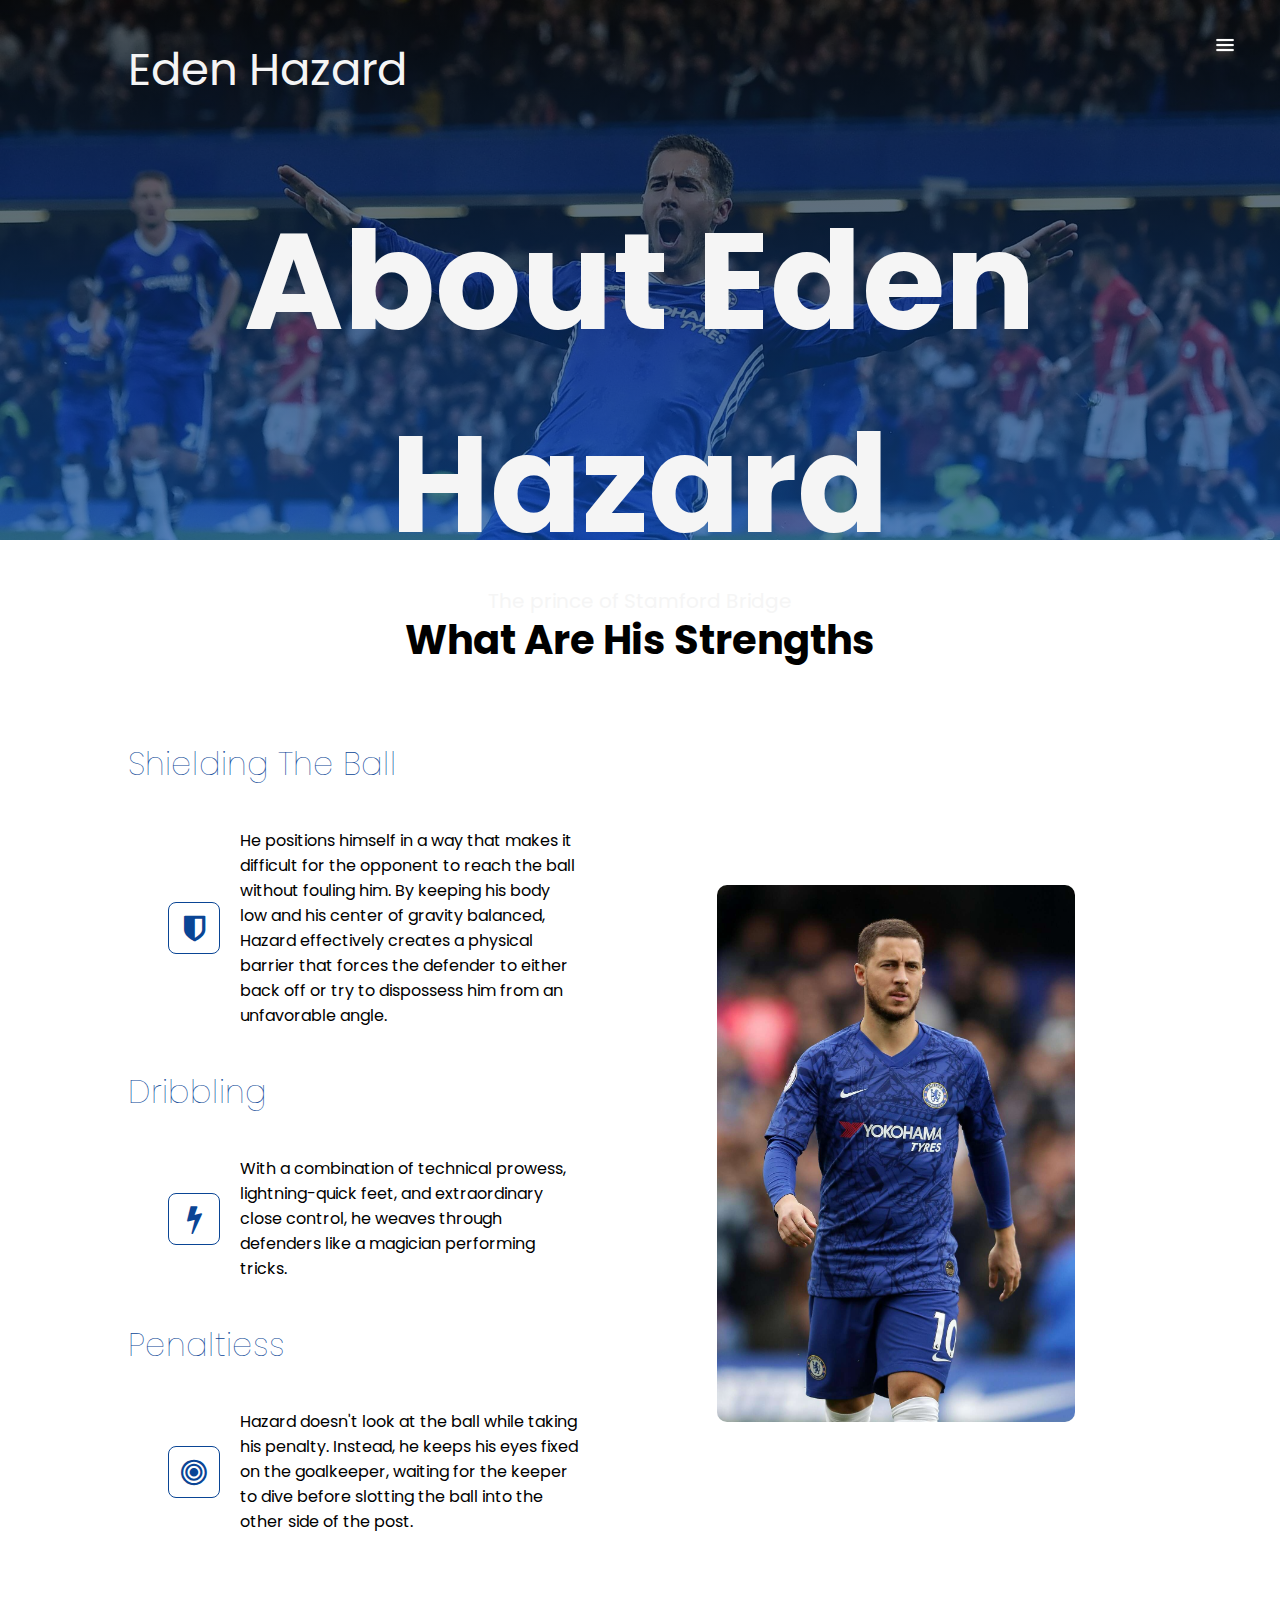
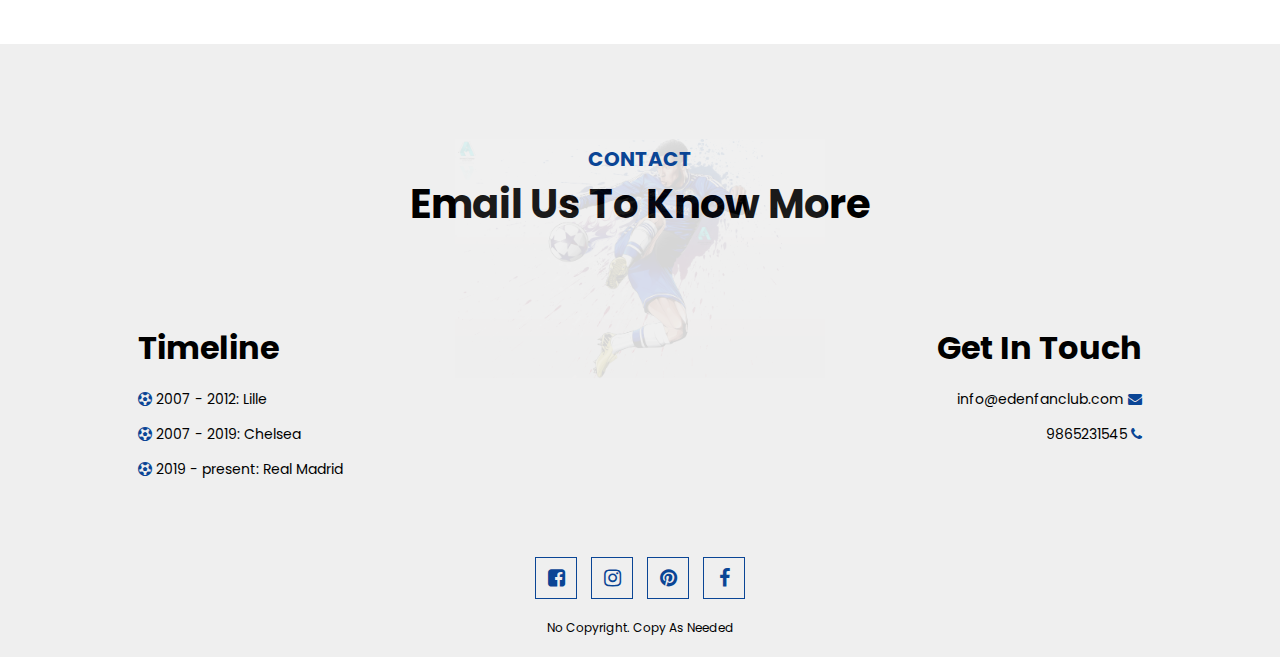
<file: about.html>
<!DOCTYPE html>
<html lang="en">
<head>
  <meta charset="UTF-8">
  <meta http-equiv="X-UA-Compatible" content="IE=edge">
  <meta name="viewport" content="width=device-width, initial-scale=1.0">
  <meta name ="viewport" content="width=device-width, initial-scale=1">
  <link rel="stylesheet" href="style.css">
  <link rel="stylesheet" href="//use.fontawesome.com/releases/v5.0.7/css/all.css">
  <link 
  href="http://cdnjs.cloudflare.com/ajax/libs/font-awesome/4.3.0/css/font-awesome.css" 
  rel="stylesheet"  type='text/css'>
  <title>About Eden Hazard</title>
</head>
<body>
  <section id = "inner-page-banner">
    <div class="logo"><a href="/">Eden Hazard</a></div>
    <div class="banner-text">
      <h1>About Eden Hazard</h1>
      <p>The prince of Stamford Bridge</p>
    </div>
  </section>
  <div id="sideNav">
    <nav>
      <ul>
        <li><a href="/index.html">HOME</a></li>
        <li><a href="/about.html">ABOUT EDEN</a></li>
        <li><a href="/titles.html">TITLES HE'S WON</a></li>
        <li><a href="/what-others-say.html">WHAT OTHERS SAY</a></li>
        <li><a href="/contact.html">CONTACT</a></li>
        <li><a href="/references.html">REFERENCES</a></li>
      </ul>
    </nav>
  </div>
  <div id="menuBtn">
    <img src="images/hamburger-icon.png" alt="hamburger icon" id="menu">
  </div>

<!-- features -->
<section id="feature">
  <div class="title-text">
    <h1>What Are His Strengths</h1>
  </div>
  <div class="feature-box">
    <div class="features">
      <h1>Shielding The Ball</h1>
      <div class="features-desc">
        <div class="feature-icon">
          <i class="fa fa-shield"></i>
        </div>
        <div class="feature-text">
          <p>He positions himself in a way that makes it difficult for the opponent to reach the ball without fouling him. By keeping his body low and his center of gravity balanced, Hazard effectively creates a physical barrier that forces the defender to either back off or try to dispossess him from an unfavorable angle.</p>
        </div>
      </div>
      <h1>Dribbling</h1>
      <div class="features-desc">
        <div class="feature-icon">
          <i class="fa fa-bolt"></i>
        </div>
        <div class="feature-text">
          <p>With a combination of technical prowess, lightning-quick feet, and extraordinary close control, he weaves through defenders like a magician performing tricks.</p>
        </div>
      </div>
      <h1>Penaltiess</h1>
      <div class="features-desc">
        <div class="feature-icon">
          <i class="fa fa-bullseye"></i>
        </div>
        <div class="feature-text">
          <p>Hazard doesn't look at the ball while taking his penalty. Instead, he keeps his eyes fixed on the goalkeeper, waiting for the keeper to dive before slotting the ball into the other side of the post.</p>
        </div>
      </div>
    </div>
    <div class="features-img">
      <img src="images/hazard.jpg" alt="Eden Hazard">
    </div>
  </div>
</section>


<!-- Footer -->
<section id="footer">
  <img src="images/hazard art.png" class="footer-img" alt="">
  <div class="title-text">
    <p>CONTACT</p>
    <h1>Email Us To Know More</h1>
  </div>
  <div class="footer-row">
    <div class="footer-left">
      <h1>Timeline</h1>
      <p><i class="fa fa-futbol-o"></i> 2007 - 2012: Lille</p>
      <p><i class="fa fa-futbol-o"></i> 2007 - 2019: Chelsea</p>
      <p><i class="fa fa-futbol-o"></i> 2019 - present: Real Madrid</p>
    </div>
    <div class="footer-right">
      <h1>Get In Touch</h1>
      <p>info@edenfanclub.com <i class="fa fa-envelope"></i></p>
      <p>9865231545 <i class="fa fa-phone"></i></p>
    </div>
  </div>
  <div class="social-links">
    <i class="fa fa-facebook-square"></i>
    <i class="fa fa-instagram"></i>
    <i class="fa fa-pinterest"></i>
    <i class="fa fa-facebook"></i>
    <p>No Copyright. Copy As Needed</p>
  </div>
</section>

<script src="app.js"></script>
</body>
</html>
</file>
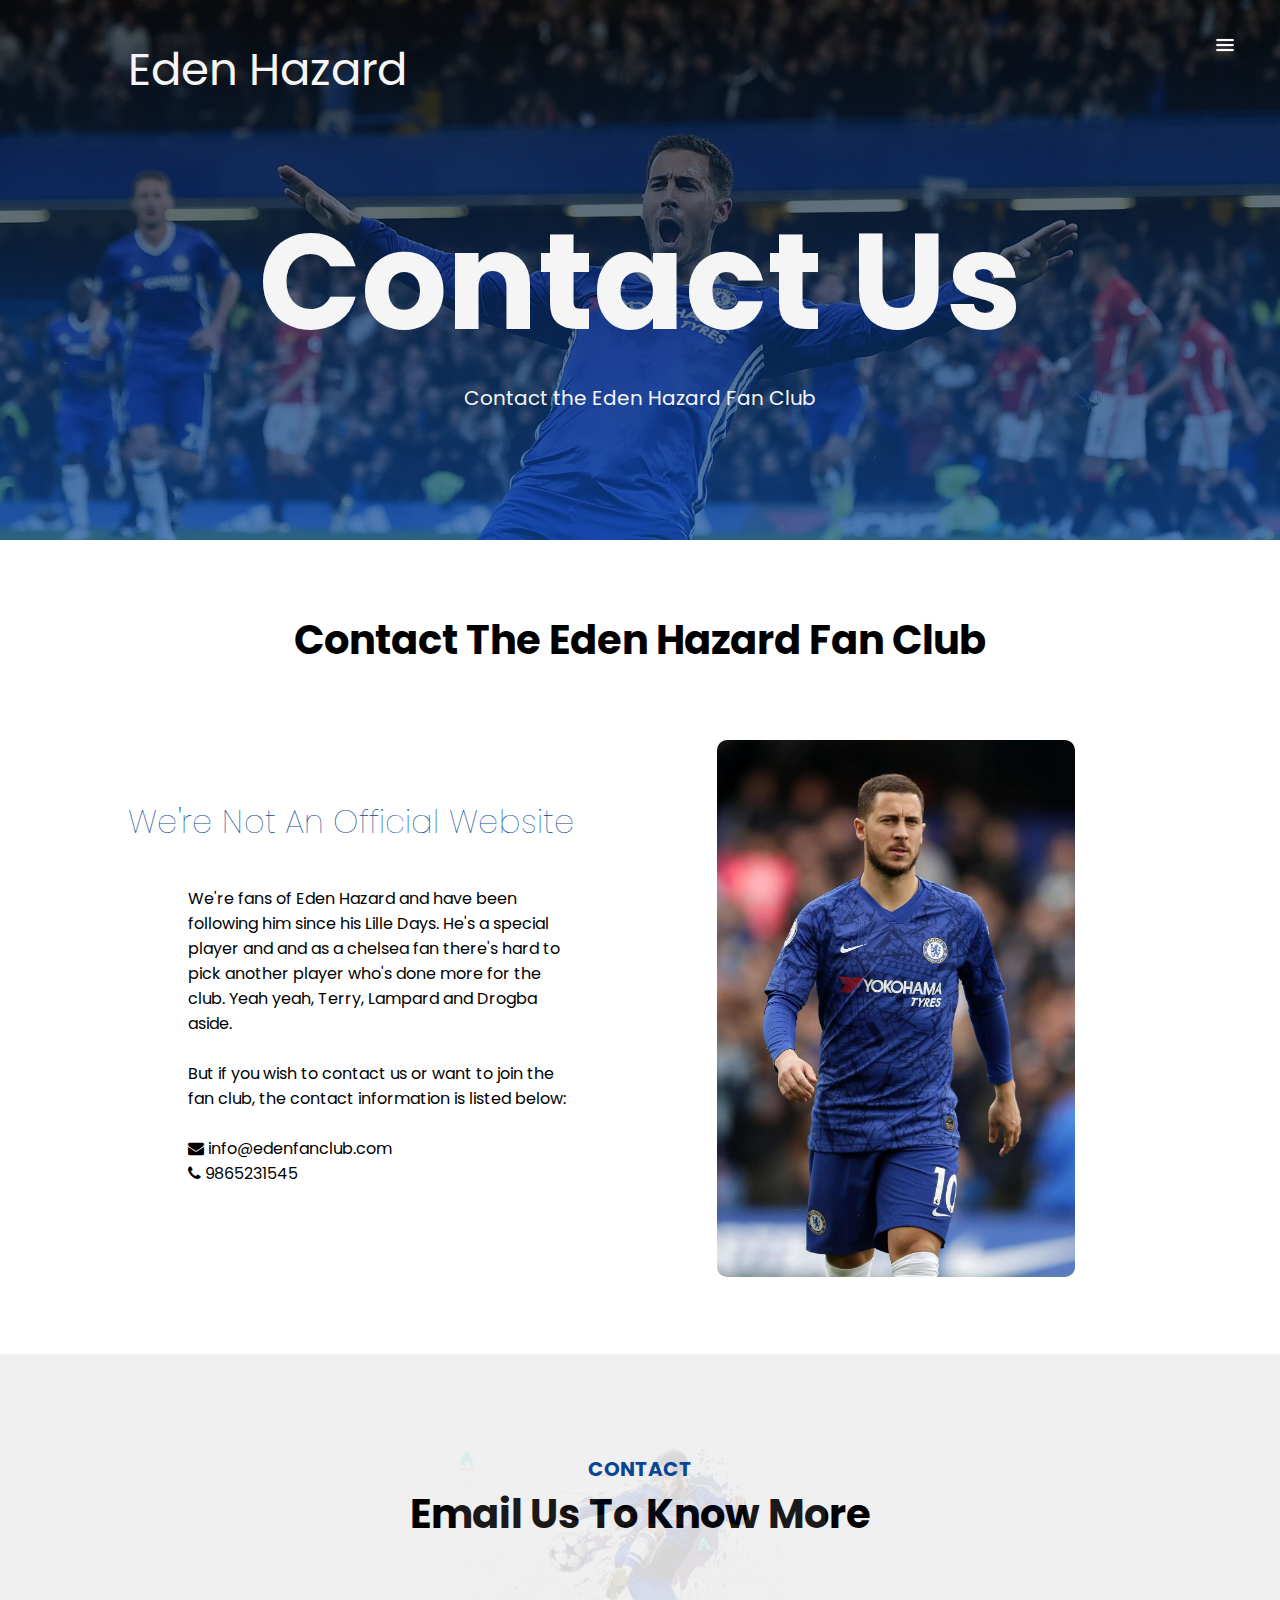
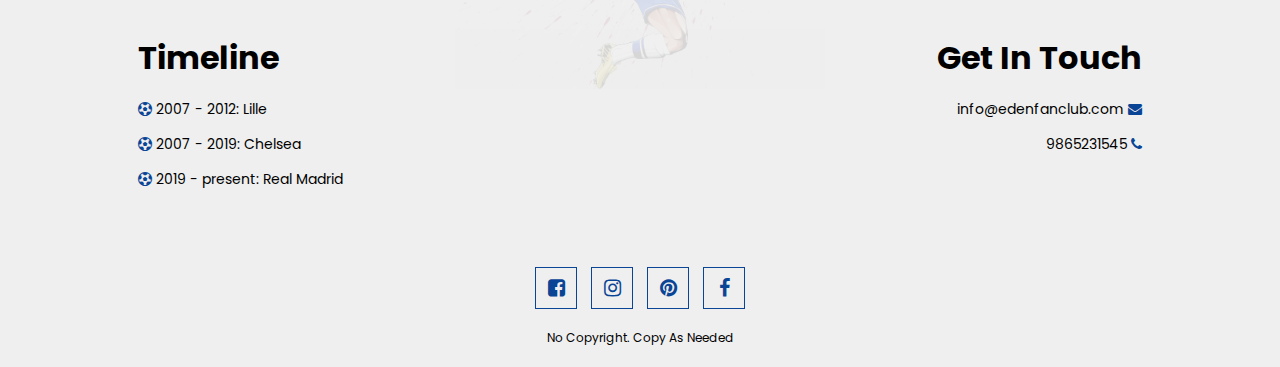
<file: contact.html>
<!DOCTYPE html>
<html lang="en">
<head>
  <meta charset="UTF-8">
  <meta http-equiv="X-UA-Compatible" content="IE=edge">
  <meta name="viewport" content="width=device-width, initial-scale=1.0">
  <meta name ="viewport" content="width=device-width, initial-scale=1">
  <link rel="stylesheet" href="style.css">
  <link rel="stylesheet" href="//use.fontawesome.com/releases/v5.0.7/css/all.css">
  <link 
  href="http://cdnjs.cloudflare.com/ajax/libs/font-awesome/4.3.0/css/font-awesome.css" 
  rel="stylesheet"  type='text/css'>
  <title>Contact Us</title>
</head>
<body>
  <section id = "inner-page-banner">
    <div class="logo"><a href="/">Eden Hazard</a></div>
    <div class="banner-text">
      <h1>Contact Us</h1>
      <p>Contact the Eden Hazard Fan Club</p>
      <div class="banner-btn">
      </div>
    </div>
  </section>
  <div id="sideNav">
    <nav>
      <ul>
        <li><a href="/index.html">HOME</a></li>
        <li><a href="/about.html">ABOUT EDEN</a></li>
        <li><a href="titles.html">TITLES HE'S WON</a></li>
        <li><a href="/what-others-say.html">WHAT OTHERS SAY</a></li>
        <li><a href="/contact.html">CONTACT</a></li>
        <li><a href="/references.html">REFERENCES</a></li>
      </ul>
    </nav>
  </div>
  <div id="menuBtn">
    <img src="images/hamburger-icon.png" alt="hamburger icon" id="menu">
  </div>

<!-- features -->
<section id="feature">
  <div class="title-text">
    <h1>Contact The Eden Hazard Fan Club</h1>
  </div>
  <div class="feature-box">
    <div class="features">
      <h1>We're Not An Official Website</h1>
      <div class="features-desc">
        <!-- <div class="feature-icon">
          <i class="fa fa-shield"></i>
        </div> -->
        <div class="feature-text">
          <p>We're fans of Eden Hazard and have been following him since his Lille Days. He's a special player and and as a chelsea fan there's hard to pick another player who's done more for the club. Yeah yeah, Terry, Lampard and Drogba aside.</p><br>
          <p>But if you wish to contact us or want to join the fan club, the contact information is listed below:</p><br>
          <p><i class="fa fa-envelope"></i> info@edenfanclub.com</p>
          <p><i class="fa fa-phone"></i> 9865231545</p>
        </div>
      </div>
    </div>
    <div class="features-img">
      <img src="images/hazard.jpg" alt="Eden Hazard">
    </div>
  </div>
</section>

<!-- Footer -->
<section id="footer">
  <img src="images/hazard art.png" class="footer-img" alt="">
  <div class="title-text">
    <p>CONTACT</p>
    <h1>Email Us To Know More</h1>
  </div>
  <div class="footer-row">
    <div class="footer-left">
      <h1>Timeline</h1>
      <p><i class="fa fa-futbol-o"></i> 2007 - 2012: Lille</p>
      <p><i class="fa fa-futbol-o"></i> 2007 - 2019: Chelsea</p>
      <p><i class="fa fa-futbol-o"></i> 2019 - present: Real Madrid</p>
    </div>
    <div class="footer-right">
      <h1>Get In Touch</h1>
      <p>info@edenfanclub.com <i class="fa fa-envelope"></i></p>
      <p>9865231545 <i class="fa fa-phone"></i></p>
    </div>
  </div>
  <div class="social-links">
    <i class="fa fa-facebook-square"></i>
    <i class="fa fa-instagram"></i>
    <i class="fa fa-pinterest"></i>
    <i class="fa fa-facebook"></i>
    <p>No Copyright. Copy As Needed</p>
  </div>
</section>

  
  <script src="app.js"></script>
</body>
</html>
</file>
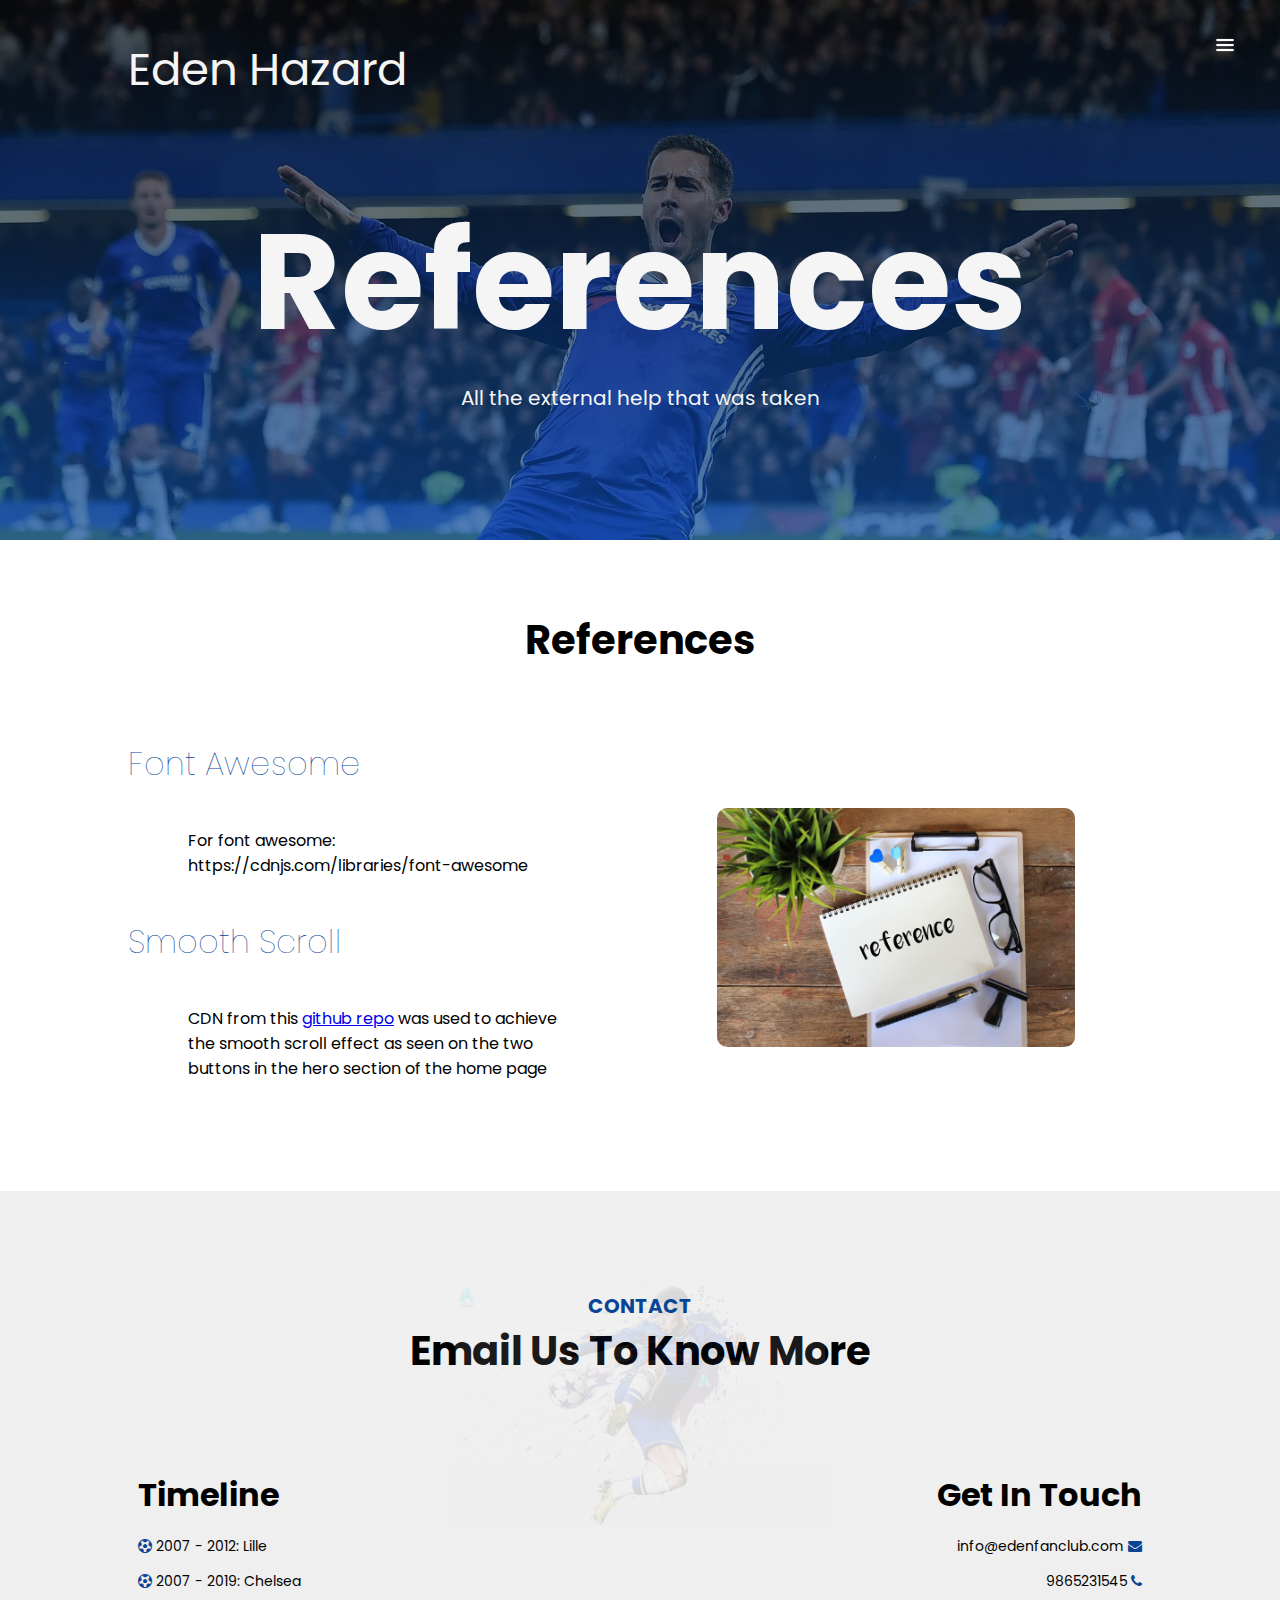
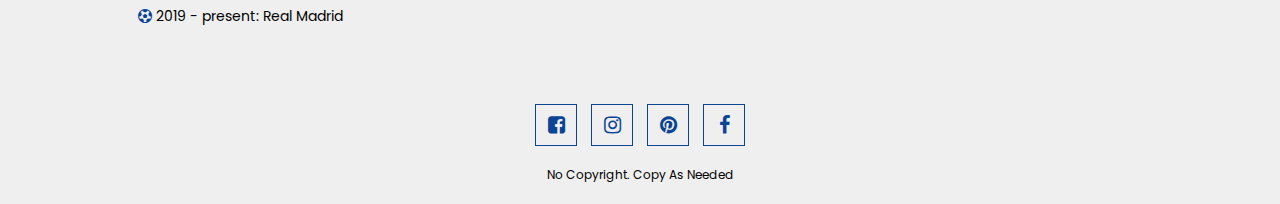
<file: references.html>
<!DOCTYPE html>
<html lang="en">
<head>
  <meta charset="UTF-8">
  <meta http-equiv="X-UA-Compatible" content="IE=edge">
  <meta name="viewport" content="width=device-width, initial-scale=1.0">
  <meta name ="viewport" content="width=device-width, initial-scale=1">
  <link rel="stylesheet" href="style.css">
  <link rel="stylesheet" href="//use.fontawesome.com/releases/v5.0.7/css/all.css">
  <link 
  href="http://cdnjs.cloudflare.com/ajax/libs/font-awesome/4.3.0/css/font-awesome.css" 
  rel="stylesheet"  type='text/css'>
  <title>References</title>
</head>
<body>
  <section id = "inner-page-banner">
    <div class="logo"><a href="/">Eden Hazard</a></div>
    <div class="banner-text">
      <h1>References</h1>
      <p>All the external help that was taken</p>
    </div>
  </section>
  <div id="sideNav">
    <nav>
      <ul>
        <li><a href="/index.html">HOME</a></li>
        <li><a href="/about.html">ABOUT EDEN</a></li>
        <li><a href="/titles.html">TITLES HE'S WON</a></li>
        <li><a href="/what-others-say.html">WHAT OTHERS SAY</a></li>
        <li><a href="/contact.html">CONTACT</a></li>
        <li><a href="/references.html">REFERENCES</a></li>
      </ul>
    </nav>
  </div>
  <div id="menuBtn">
    <img src="images/hamburger-icon.png" alt="hamburger icon" id="menu">
  </div>

<!-- features -->
<section id="feature">
  <div class="title-text">
    <h1>References</h1>
  </div>
  <div class="feature-box">
    <div class="features">
      <h1>Font Awesome</h1>
      <div class="features-desc">
        <!-- <div class="feature-icon">
          <i class="fa fa-shield"></i>
        </div> -->
        <div class="feature-text">
          <p>For font awesome: https://cdnjs.com/libraries/font-awesome</p>
        </div>
      </div>
      <h1>Smooth Scroll</h1>
      <div class="features-desc">
        <!-- <div class="feature-icon">
          <i class="fa fa-bolt"></i>
        </div> -->
        <div class="feature-text">
          <p>CDN from this <a href="https://github.com/cferdinandi/smooth-scroll">github repo</a> was used to achieve the smooth scroll effect as seen on the two buttons in the hero section of the home page</p>
        </div>
      </div>
    </div>
    <div class="features-img">
      <img src="images/references.jpg" alt="Eden Hazard">
    </div>
  </div>
</section>


<!-- Footer -->
<section id="footer">
  <img src="images/hazard art.png" class="footer-img" alt="">
  <div class="title-text">
    <p>CONTACT</p>
    <h1>Email Us To Know More</h1>
  </div>
  <div class="footer-row">
    <div class="footer-left">
      <h1>Timeline</h1>
      <p><i class="fa fa-futbol-o"></i> 2007 - 2012: Lille</p>
      <p><i class="fa fa-futbol-o"></i> 2007 - 2019: Chelsea</p>
      <p><i class="fa fa-futbol-o"></i> 2019 - present: Real Madrid</p>
    </div>
    <div class="footer-right">
      <h1>Get In Touch</h1>
      <p>info@edenfanclub.com <i class="fa fa-envelope"></i></p>
      <p>9865231545 <i class="fa fa-phone"></i></p>
    </div>
  </div>
  <div class="social-links">
    <i class="fa fa-facebook-square"></i>
    <i class="fa fa-instagram"></i>
    <i class="fa fa-pinterest"></i>
    <i class="fa fa-facebook"></i>
    <p>No Copyright. Copy As Needed</p>
  </div>
</section>

<script src="app.js"></script>
</body>
</html>
</file>
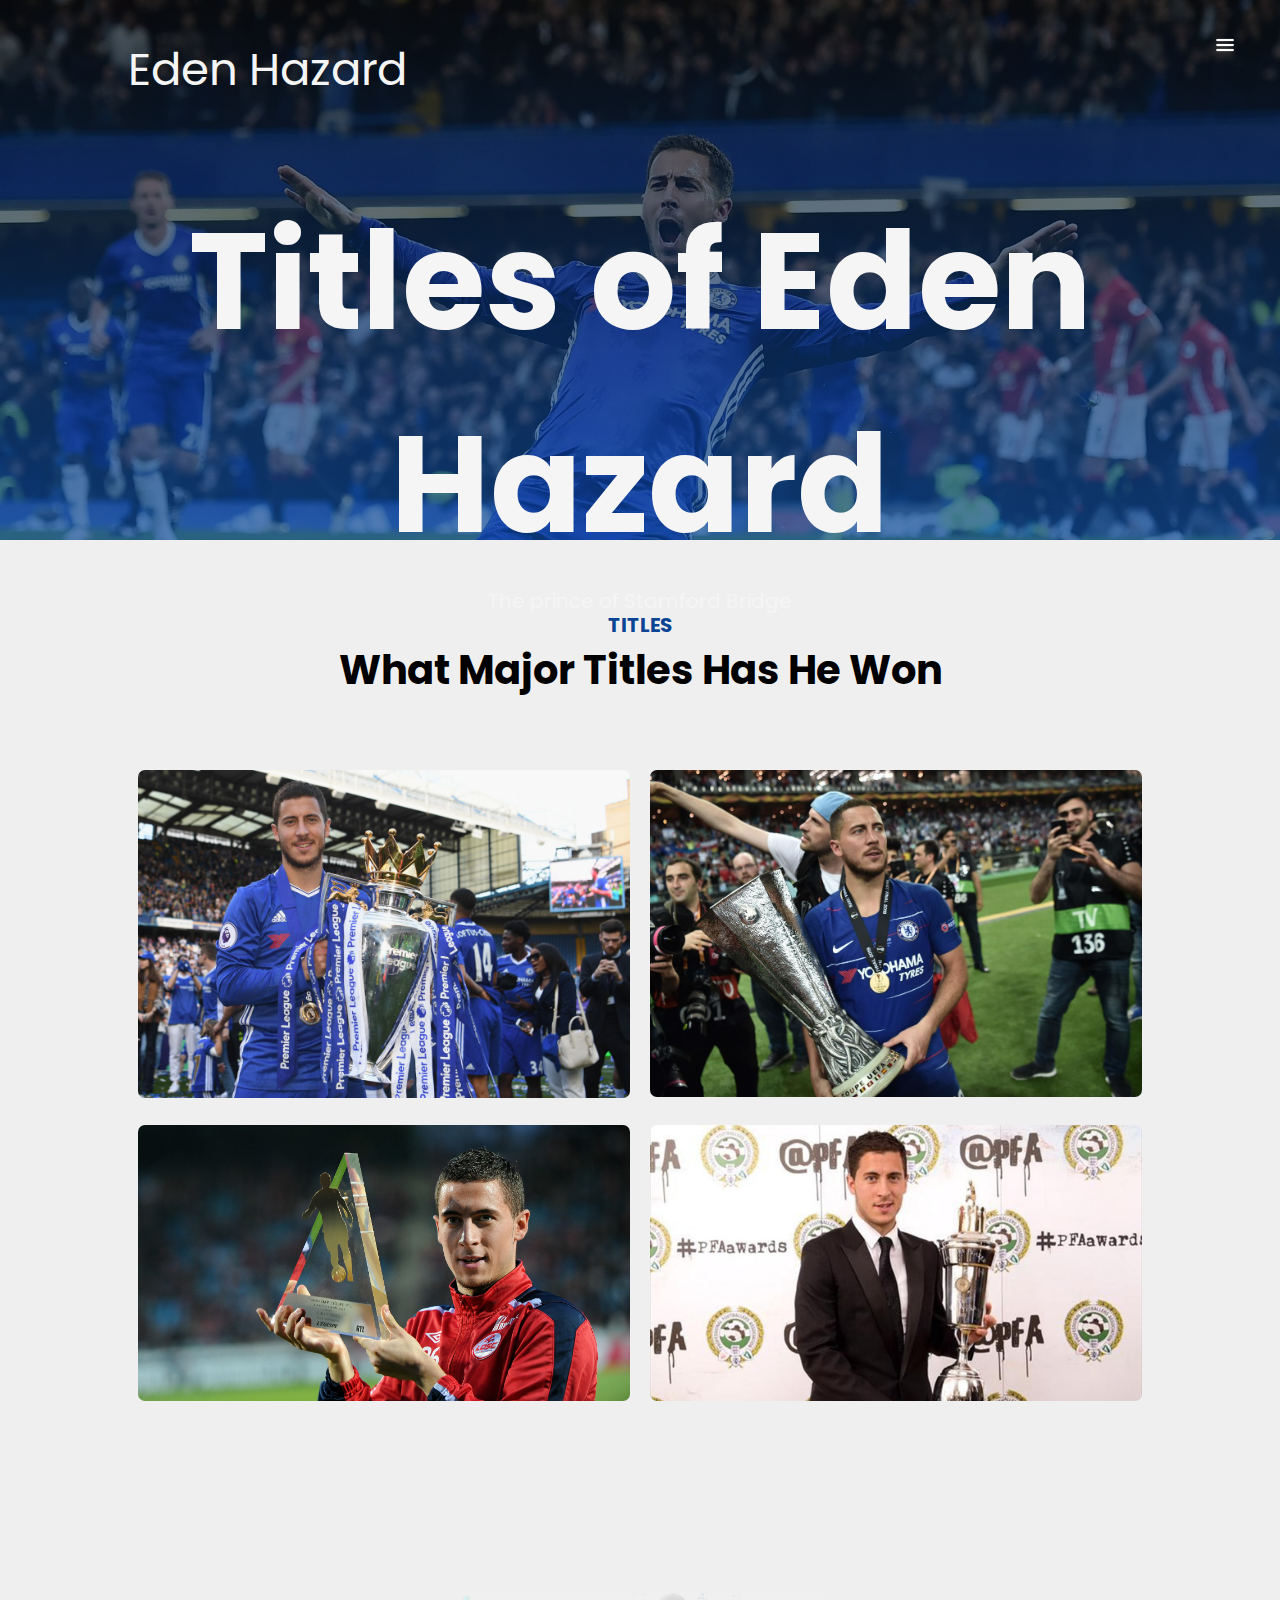
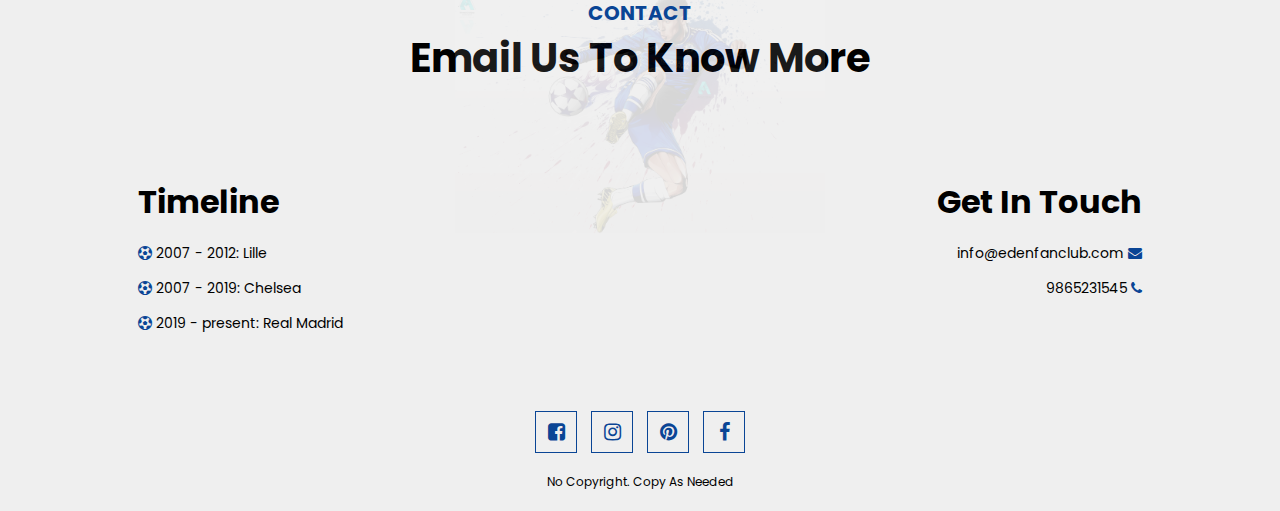
<file: titles.html>
<!DOCTYPE html>
<html lang="en">
<head>
  <meta charset="UTF-8">
  <meta http-equiv="X-UA-Compatible" content="IE=edge">
  <meta name="viewport" content="width=device-width, initial-scale=1.0">
  <meta name ="viewport" content="width=device-width, initial-scale=1">
  <link rel="stylesheet" href="style.css">
  <link rel="stylesheet" href="//use.fontawesome.com/releases/v5.0.7/css/all.css">
  <link 
  href="http://cdnjs.cloudflare.com/ajax/libs/font-awesome/4.3.0/css/font-awesome.css" 
  rel="stylesheet"  type='text/css'>
  <title>Titles of Eden Hazard</title>
</head>
<body>
  <section id = "inner-page-banner">
    <div class="logo"><a href="/">Eden Hazard</a></div>
    <div class="banner-text">
      <h1>Titles of Eden Hazard</h1>
      <p>The prince of Stamford Bridge</p>
      <div class="banner-btn">
      </div>
    </div>
  </section>
  <div id="sideNav">
    <nav>
      <ul>
        <li><a href="/index.html">HOME</a></li>
        <li><a href="/about.html">ABOUT EDEN</a></li>
        <li><a href="titles.html">TITLES HE'S WON</a></li>
        <li><a href="/what-others-say.html">WHAT OTHERS SAY</a></li>
        <li><a href="/contact.html">CONTACT</a></li>
        <li><a href="/references.html">REFERENCES</a></li>
      </ul>
    </nav>
  </div>
  <div id="menuBtn">
    <img src="images/hamburger-icon.png" alt="hamburger icon" id="menu">
  </div>

<!-- titles -->
<section id="titles">
  <div class="title-text">
    <p>TITLES</p>
    <h1>What Major Titles Has He Won</h1>
  </div>
  <div class="title-box">
    <div class="single-title">
      <img src="images/premier league title.jpg" alt="premier league winner">
      <div class="overlay"></div>
      <div class="title-desc">
        <h3>Premier League Title</h3>
        <hr>
        <p>Lorem ipsum dolor sit amet consectetur adipisicing elit. Corrupti saepe fuga ab quae ut soluta?</p>
      </div>
    </div>
    <div class="single-title">
      <img src="images/europa league title.jpg" alt="europa league winner">
      <div class="overlay"></div>
      <div class="title-desc">
        <h3>Europa League Title</h3>
        <hr>
        <p>Lorem ipsum dolor sit amet consectetur adipisicing elit. Corrupti saepe fuga ab quae ut soluta?</p>
      </div>
    </div>
    <div class="single-title">
      <img src="images/lique 1 title.jpg" alt="league 1 winner">
      <div class="overlay"></div>
      <div class="title-desc">
        <h3>League 1 Title</h3>
        <hr>
        <p>Lorem ipsum dolor sit amet consectetur adipisicing elit. Corrupti saepe fuga ab quae ut soluta?</p>
      </div>
    </div>
    <div class="single-title">
      <img src="images/pfa player of the year.jpg" alt="player of the year winner">
      <div class="overlay"></div>
      <div class="title-desc">
        <h3>Player Of The Year</h3>
        <hr>
        <p>Lorem ipsum dolor sit amet consectetur adipisicing elit. Corrupti saepe fuga ab quae ut soluta?</p>
      </div>
    </div>
  </div>
</section>

<!-- Footer -->
<section id="footer">
  <img src="images/hazard art.png" class="footer-img" alt="">
  <div class="title-text">
    <p>CONTACT</p>
    <h1>Email Us To Know More</h1>
  </div>
  <div class="footer-row">
    <div class="footer-left">
      <h1>Timeline</h1>
      <p><i class="fa fa-futbol-o"></i> 2007 - 2012: Lille</p>
      <p><i class="fa fa-futbol-o"></i> 2007 - 2019: Chelsea</p>
      <p><i class="fa fa-futbol-o"></i> 2019 - present: Real Madrid</p>
    </div>
    <div class="footer-right">
      <h1>Get In Touch</h1>
      <p>info@edenfanclub.com <i class="fa fa-envelope"></i></p>
      <p>9865231545 <i class="fa fa-phone"></i></p>
    </div>
  </div>
  <div class="social-links">
    <i class="fa fa-facebook-square"></i>
    <i class="fa fa-instagram"></i>
    <i class="fa fa-pinterest"></i>
    <i class="fa fa-facebook"></i>
    <p>No Copyright. Copy As Needed</p>
  </div>
</section>

<script src="app.js"></script>
</body>
</html>
</file>
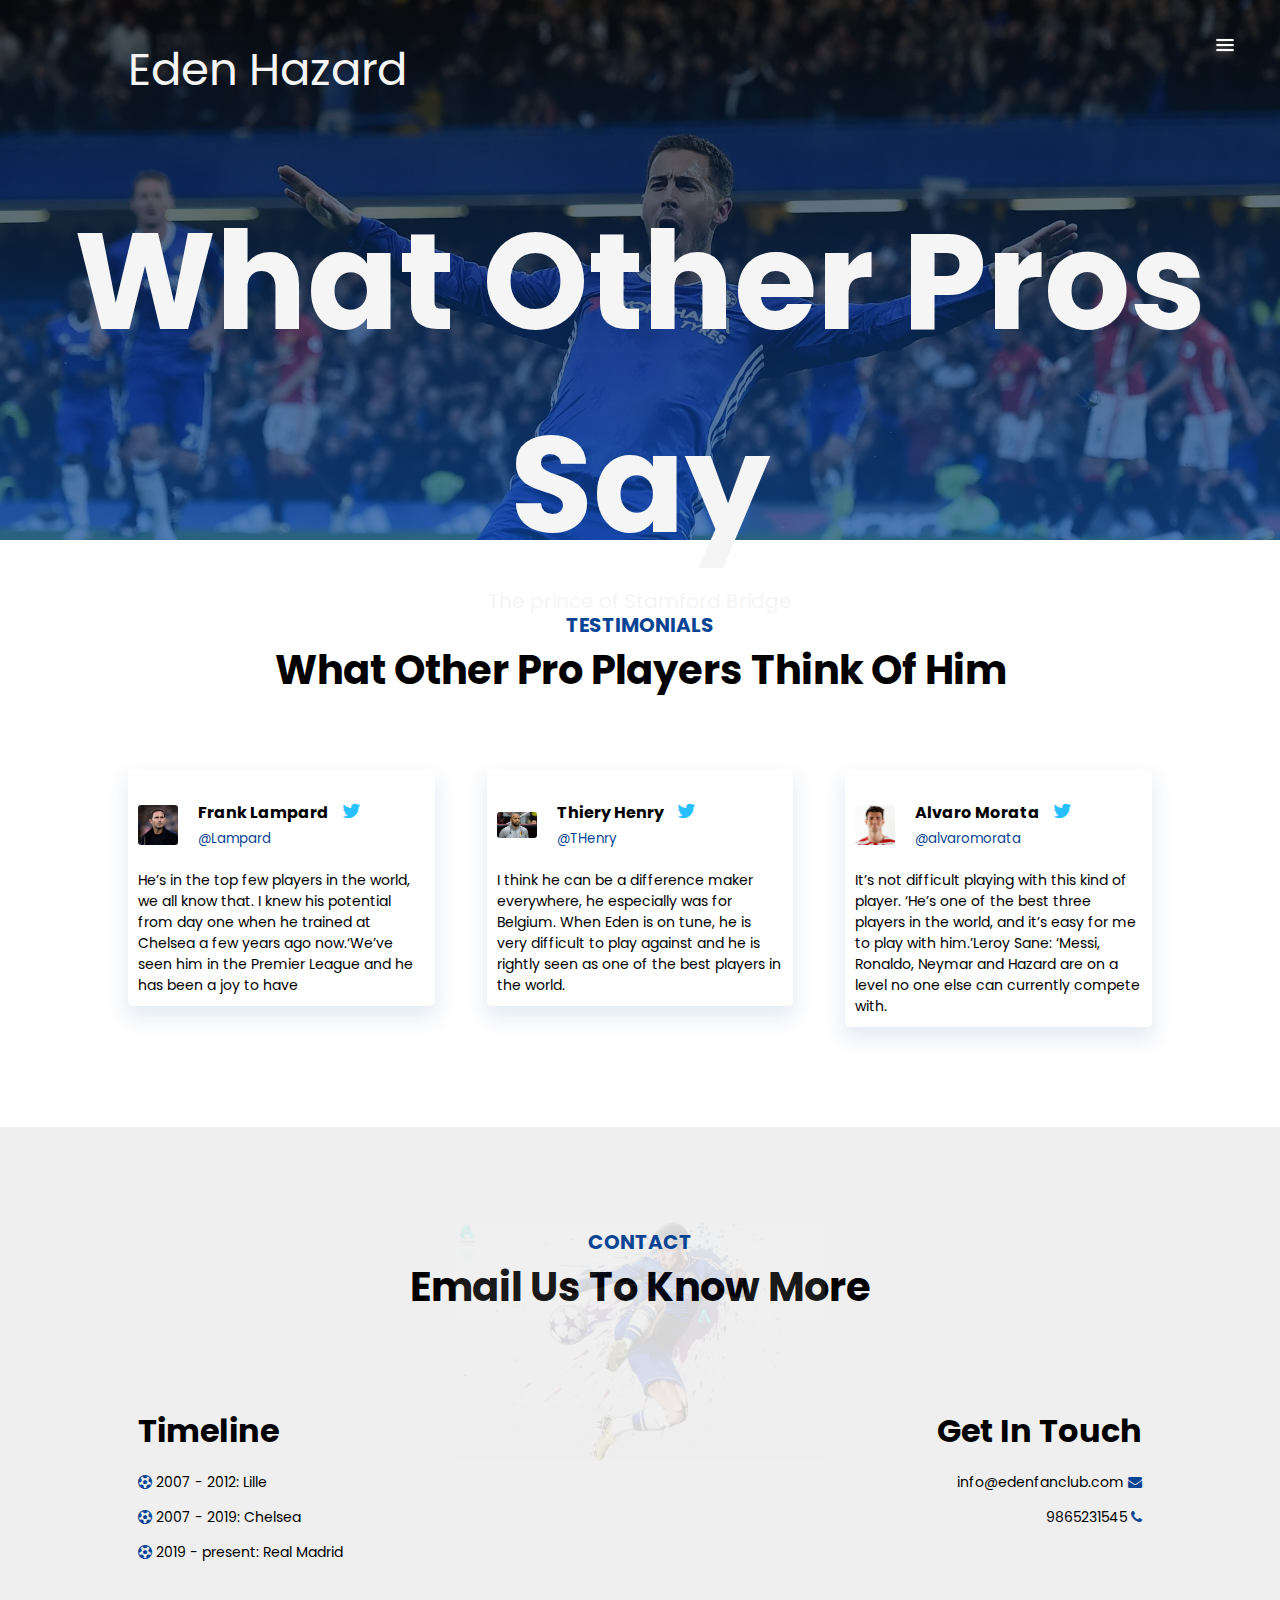
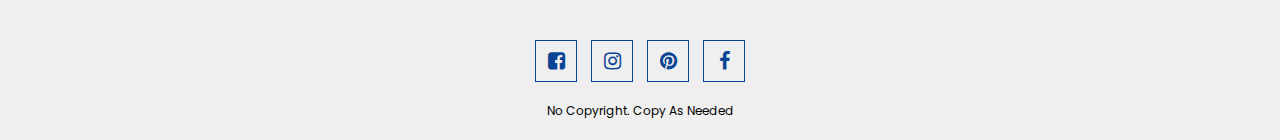
<file: what-others-say.html>
<!DOCTYPE html>
<html lang="en">
<head>
  <meta charset="UTF-8">
  <meta http-equiv="X-UA-Compatible" content="IE=edge">
  <meta name="viewport" content="width=device-width, initial-scale=1.0">
  <meta name ="viewport" content="width=device-width, initial-scale=1">
  <link rel="stylesheet" href="style.css">
  <link rel="stylesheet" href="//use.fontawesome.com/releases/v5.0.7/css/all.css">
  <link 
  href="http://cdnjs.cloudflare.com/ajax/libs/font-awesome/4.3.0/css/font-awesome.css" 
  rel="stylesheet"  type='text/css'>
  <title>What Others Say</title>
</head>
<body>
  <section id = "inner-page-banner">
    <div class="logo"><a href="/">Eden Hazard</a></div>
    <div class="banner-text">
      <h1>What Other Pros Say</h1>
      <p>The prince of Stamford Bridge</p>
      <div class="banner-btn">
      </div>
    </div>
  </section>
  <div id="sideNav">
    <nav>
      <ul>
        <li><a href="/index.html">HOME</a></li>
        <li><a href="/about.html">ABOUT EDEN</a></li>
        <li><a href="titles.html">TITLES HE'S WON</a></li>
        <li><a href="/what-others-say.html">WHAT OTHERS SAY</a></li>
        <li><a href="/contact.html">CONTACT</a></li>
        <li><a href="/references.html">REFERENCES</a></li>
      </ul>
    </nav>
  </div>
  <div id="menuBtn">
    <img src="images/hamburger-icon.png" alt="hamburger icon" id="menu">
  </div>


<!-- Testimonials -->
<section id="testimonial">
  <div class="title-text">
    <p>TESTIMONIALS</p>
    <h1>What Other Pro Players Think Of Him</h1>
  </div>
  <div class="testimonial-row">
    <div class="testimonial-col">
      <div class="player">
        <img src="images/frank.jpg" alt="Frank Lampard">
        <div class="player-info">
          <h4>Frank Lampard <i class="fa fa-twitter" aria-hidden="true"></i></h4>
          <small>@Lampard</small>
        </div>
      </div>
      <p>He’s in the top few players in the world, we all know that. I knew his potential from day one when he trained at Chelsea a few years ago now.‘We’ve seen him in the Premier League and he has been a joy to have</p>
    </div>
    <div class="testimonial-col">
      <div class="player">
        <img src="images/henry.jpg" alt="Frank Lampard">
        <div class="player-info">
          <h4>Thiery Henry <i class="fa fa-twitter"></i></h4>
          <small>@THenry</small>
        </div>
      </div>
      <p>I think he can be a difference maker everywhere, he especially was for Belgium. When Eden is on tune, he is very difficult to play against and he is rightly seen as one of the best players in the world.</p>
    </div>
    <div class="testimonial-col">
      <div class="player">
        <img src="images/morata.jpg" alt="Frank Lampard">
        <div class="player-info">
          <h4>Alvaro Morata <i class="fa fa-twitter"></i></h4>
          <small>@alvaromorata</small>
        </div>
      </div>
      <p>It’s not difficult playing with this kind of player. ‘He’s one of the best three players in the world, and it’s easy for me to play with him.’Leroy Sane: ‘Messi, Ronaldo, Neymar and Hazard are on a level no one else can currently compete with.</p>
    </div>
  </div>
</section>

<!-- Footer -->
<section id="footer">
  <img src="images/hazard art.png" class="footer-img" alt="">
  <div class="title-text">
    <p>CONTACT</p>
    <h1>Email Us To Know More</h1>
  </div>
  <div class="footer-row">
    <div class="footer-left">
      <h1>Timeline</h1>
      <p><i class="fa fa-futbol-o"></i> 2007 - 2012: Lille</p>
      <p><i class="fa fa-futbol-o"></i> 2007 - 2019: Chelsea</p>
      <p><i class="fa fa-futbol-o"></i> 2019 - present: Real Madrid</p>
    </div>
    <div class="footer-right">
      <h1>Get In Touch</h1>
      <p>info@edenfanclub.com <i class="fa fa-envelope"></i></p>
      <p>9865231545 <i class="fa fa-phone"></i></p>
    </div>
  </div>
  <div class="social-links">
    <i class="fa fa-facebook-square"></i>
    <i class="fa fa-instagram"></i>
    <i class="fa fa-pinterest"></i>
    <i class="fa fa-facebook"></i>
    <p>No Copyright. Copy As Needed</p>
  </div>
</section>

<script src="app.js"></script>
</body>
</html>
</file>
<file: style.css>
@import url('https://fonts.googleapis.com/css2?family=Poppins:wght@300&display=swap');
*{
  margin:0;
  padding:0;
  font-family: 'Poppins', sans-serif;
}
#banner{
  background: linear-gradient(rgba(0,0,0,0.6), rgba(10, 69, 149, 0.7)),url(/images/eden\ hazard\ hero.jpg);
  background-size: cover;
  background-position: center;
  height:100vh;
}
#inner-page-banner{
  background: linear-gradient(rgba(0,0,0,0.6), rgba(10, 69, 149, 0.7)),url(/images/eden\ hazard\ hero.jpg);
  background-size: cover;
  background-position: center;
  height:60vh;
}
.logo{
  color:whitesmoke;
  font-size:5vmin;
  position: absolute;
  top:4%;
  left:10%;
}
.logo a{
  color:whitesmoke;
  text-decoration: none;
}
.banner-text{
  text-align: center;
  color:whitesmoke;
  padding-top:180px;
}
.banner-text h1{
  font-size: 15vmin;
}
.banner-text p{
  font-size:20px;
  font-size:italic;
}
.banner-btn{
  margin:70px auto 0;
}
.banner-btn a{
  width:150px;
  text-decoration: none;
  display:inline-block;
  margin:0 10px;
  padding: 12px 0;
  color:whitesmoke;
  border: 1px solid whitesmoke;
  position: relative;
  z-index: 1;
  transition: color 0.3s;
}
.banner-btn a span{
  width:0%;
  height:100%;
  position: absolute;
  top:0;
  left:0;
  background-color: whitesmoke;
  z-index: -1;
  transition: 0.3s;
}
.banner-btn a:hover span{
  width:100%;

}
.banner-btn a:hover{
  color:#0A4595
}



/* NAv */
#sideNav{
  width:250px;
  height:100vh;
  position: fixed;
  right:-250px;
  top:0;
  background-color: #0A4595;
  z-index:2;
  transition: 0.5s;
}
nav ul li{
  list-style: none;
  margin:50px 20px;
}
nav ul li a{
  text-decoration: none;
  color:whitesmoke;
}
#menuBtn{
  width:50px;
  height:50px;
  background-color: 0A4595;
  text-align: center;
  position: fixed;
  right:30px;
  top:20px;
  border-radius:3px;
  z-index: 3;
  cursor: pointer;
}
#menuBtn img{
  width:20px;
  margin-top:15px;
}
@media only screen and (max-width:770px){
  .banner-text a{
    display:block;
    margin:20px auto;
  }
}

/* Feature */
#feature{
  width:100%;
  padding:70px 0;
}
.title-text{
  text-align: center;
  padding-bottom:70px;
}
.title-text p{
  margin: auto;
  font-size: 20px;
  color:#0A4595;
  font-weight: bold;
  position: relative;
  z-index: 1;
  display: inline-block;
}
/* .title-text p::after{
  content:'';
  width:50px;
  height:35px;
  background: linear-gradient(#0A4595, #fff);
  position: absolute;
  top:-20px;
  left:0;
  z-index: -1;
  transform:rotate(10deg);
  border-top-left-radius:35px;
  border-bottom-right-radius: 35px;;
} */
.title-text h1{
  font-size: 40px;
}
.feature-box{
  width:80%;
  margin:auto;
  display: flex;
  flex-wrap: wrap;
  align-items: center;
  text-align:center;
}
.features{
  flex-basis:50%;
}
.features-img{
  flex-basis:50%;
  margin:auto;
}
.features-img img{
  width:70%;
  border-radius: 10px;
}
.features h1{
  text-align: left;
  margin-bottom:10px;
  font-weight: 100;
  color:#0A4595;
}
.features-desc{
  display:flex;
  align-items: center;
  margin:40px;
}
.feature-icon .fa{
  width:50px;
  height:50px;
  font-size: 30px;
  line-height: 50px;
  border-radius: 8px;
  color:#0A4595;
  border: 1px solid #0A4595;
}
.feature-text p{
  padding:0 20px;
  text-align: initial;
}
@media only screen and (max-width:770px){
  .title-text h1{
    font-size:30px;
  }
  .features{
    flex-basis: 100%;
  }
  .features-img{
    flex-basis:100%;
  }
  .features-img img{
    width:100%;
  }
}

/* Titles */
#titles{
  width:100%;
  padding:70px 0;
  background-color: #efefef;
}
.title-box{
  width:80%;
  display: flex;
  flex-wrap: wrap;
  justify-content: space-around;
  margin: auto;
}
.single-title{
  flex-basis:48%;
  text-align: center;
  border-radius: 7px;
  margin-bottom:20px;
  color:whitesmoke;
  position: relative;
}
.single-title img{
  width:100%;
  border-radius: 7px;
}
.overlay{
  width:100%;
  height:100%;
  position: absolute;
  top:0;
  border-radius: 7px;
  cursor: pointer;
  background: linear-gradient(rgba(0,0,0,0.8), rgba(10, 69, 149, 0.8));
  opacity:0;
  transition:1s;
}
.single-title:hover .overlay{
  opacity:1;
}
.title-desc{
  width:80%;
  position: absolute;
  bottom:0;
  left:50%;
  opacity:0;
  transform:translateX(-50%);
  transition: 1s;
}
hr{
  background: whitesmoke;
  height:2px;
  margin:15px auto;
  width:60%;
}
.title-desc p{
  font-size:14px;
}
.single-title:hover .title-desc{
  bottom:40%;
  opacity: 1;
}
@media only screen and (max-width:770px){
  .single-title{
    flex-basis:100%;
    margin-bottom:30px;
  }
  .title-desc{
    font-size: 12px;
  }
  hr{
    margin:5px auto;
  }
  .single-title:hover .title-desc{
    bottom:25%;
  }
}

/* testimonial */
#testimonial{
  width:100%;
  padding:70px 0;
}
.testimonial-row{
  width:80%;
  margin:auto;
  display: flex;
  justify-content: space-between;
  align-items: flex-start;
  flex-wrap: wrap;
}
.testimonial-col{
  flex-basis:28%;
  padding:10px;
  margin-bottom: 30px;
  border-radius: 5px;
  box-shadow:0 10px 20px 3px rgba(10, 69, 149, 0.1);
  cursor: pointer;
  transition: transform .5s;
}
.testimonial-col p{
  font-size: 14px;
}
.player{
  display: flex;
  align-items: center;
  margin:20px 0;
}
.player img{
  width:40px;
  margin-right:20px;
  border-radius: 3px;;
}
.player-info .fa{
  margin-left:10px;
  color:#27c0ff;
  font-size:20px;
}
.player-info small{
  color:#0A4595;
}
.testimonial-col:hover{
  transform:translateY(-7px)
}

@media only screen and (max-width:770px){
  .testimonial-col{
    flex-basis:100%;
  }
}

/* footer */
#footer{
  padding:100px 0 20px;
  background: #efefef;
  position: relative;
}
.footer-row{
  width:80%;
  margin:0 auto;
  display:flex;
  justify-content: space-between;
  flex-wrap: wrap;
}
.footer-left, .footer-right{
  flex-basis:45%;
  padding:10px;
  margin-bottom:20px;
}
.footer-right{
  text-align: right;
}
.footer-row h1{
  margin:10px 0;
}
.footer-row p{
  font-size: 14px;
  line-height: 35px;;
}
.footer-left .fa, .footer-right .fa{
  font-size: 14px;
  color:#0A4595;
}
.footer-img{
  max-width:370px;
  opacity:0.1;
  position: absolute;
  left:50%;
  top:35%;
  transform:translate(-50%, -50%);
}
.social-links{
  text-align: center;
}
.social-links .fa{
  height:40px;
  width:40px;
  font-size: 20px;
  line-height: 40px;
  border: 1px solid #0A4595;
  margin:40px 5px 0;
  color:#0A4595;
  cursor: pointer;
  transition: .5s;
}
.social-links .fa:hover{
  background-color: #0A4595;
  color:whitesmoke;
  transform: translateY(-7px);
}
.social-links p{
  font-size:12px;
  margin-top:20px;
}
@media only screen and (max-width:770px){
  .footer-left, .footer-right{
    flex-basis:100%;
  }
  .footer-img{
    top:25%;
  }
}
</file>
